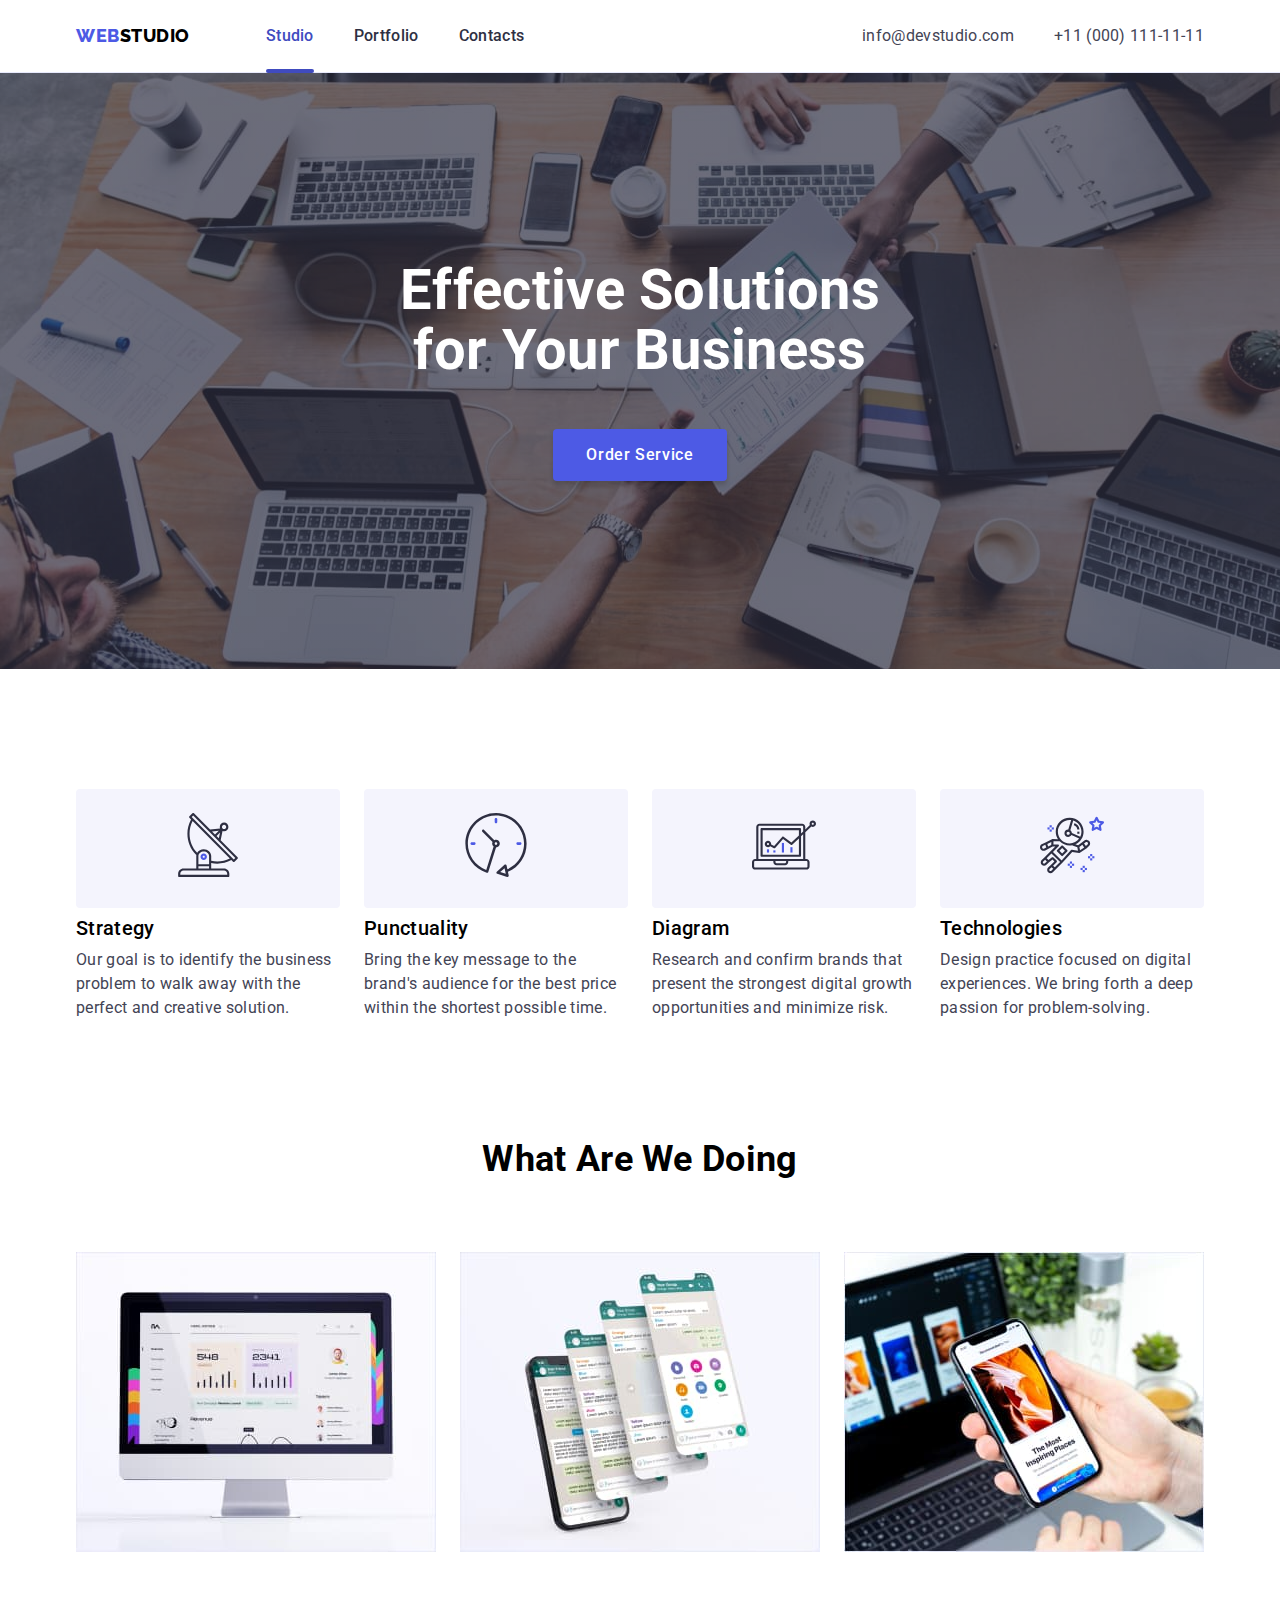
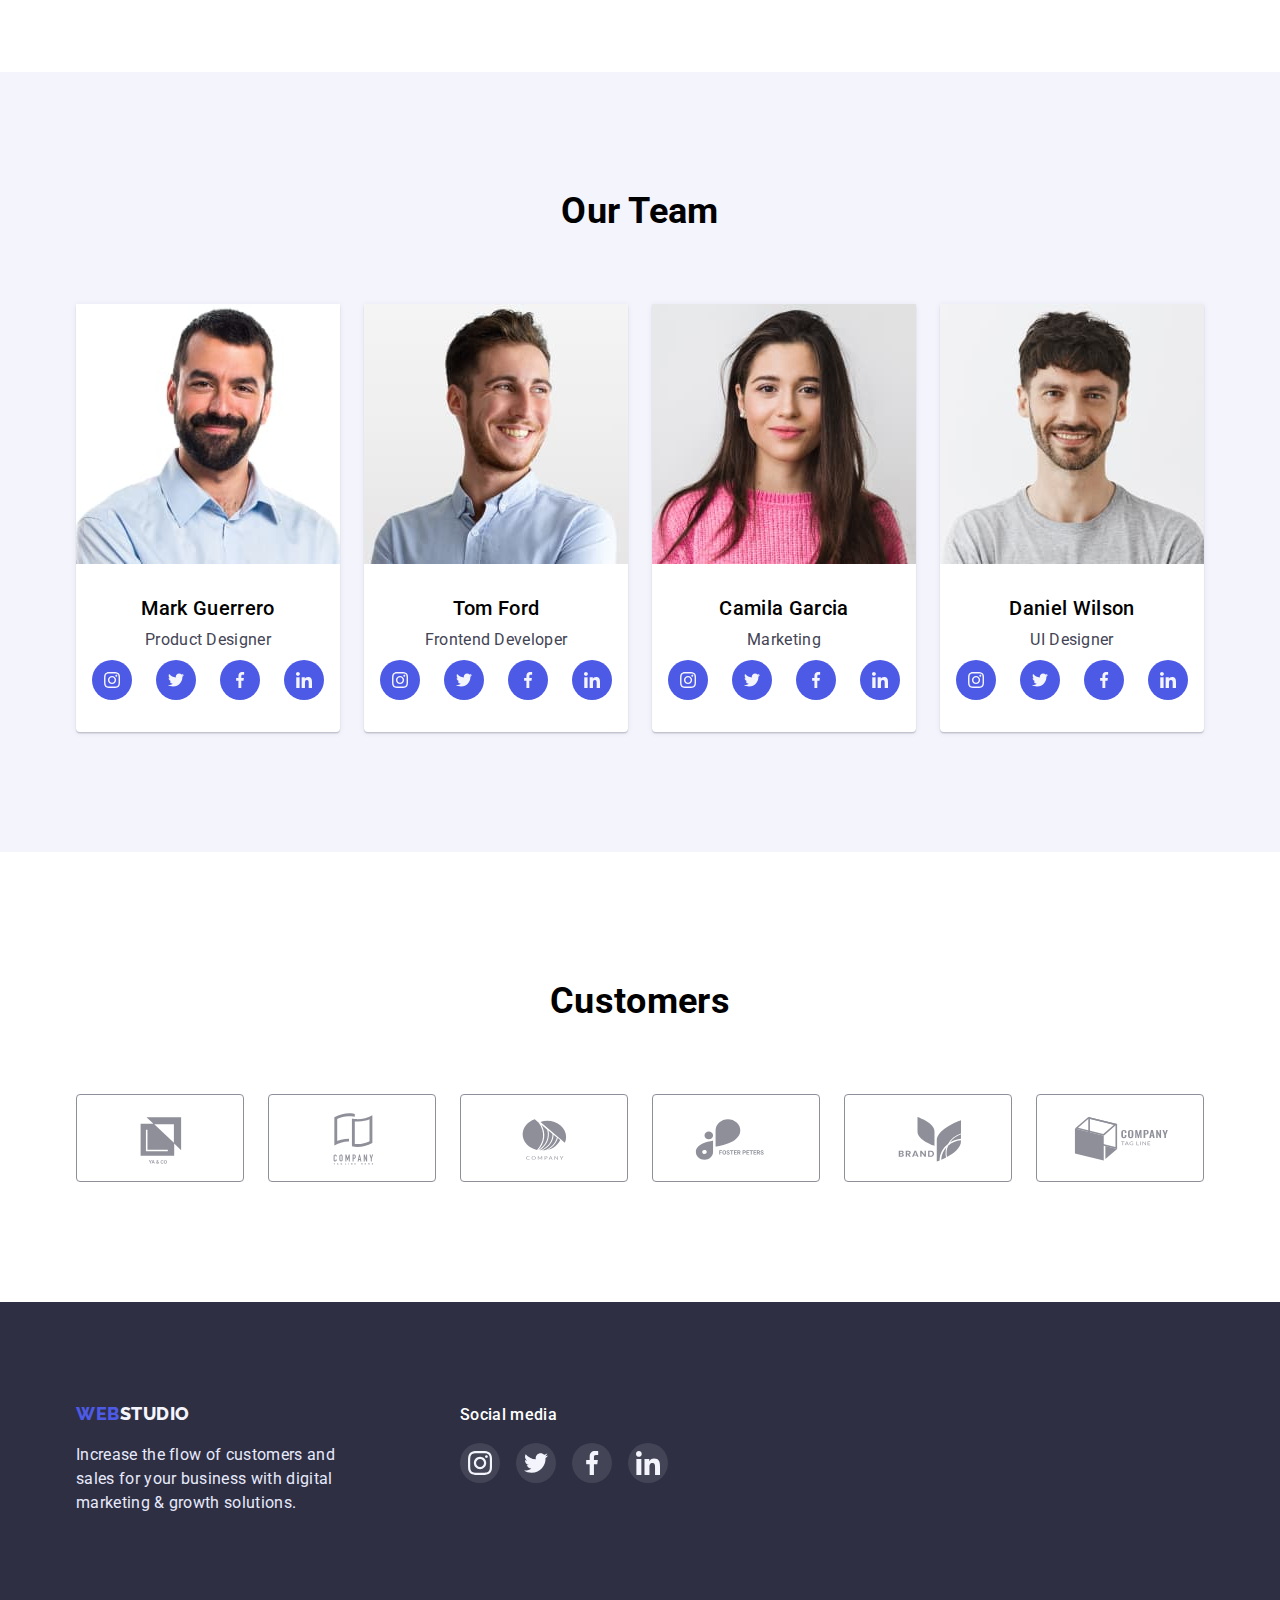
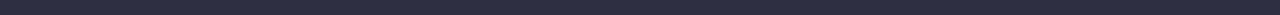
<file: index.html>
<!DOCTYPE html>
<html lang="en">
  <head>
    <meta charset="UTF-8" />
    <meta http-equiv="X-UA-Compatible" content="IE=edge" />
    <meta name="viewport" content="width=device-width, initial-scale=1.0" />
    <title>Document</title>
    <link rel="preconnect" href="https://fonts.googleapis.com" />
    <link rel="preconnect" href="https://fonts.gstatic.com" crossorigin />
    <link
      href="https://fonts.googleapis.com/css2?family=Raleway:wght@800&family=Roboto:wght@400;500;700;900&display=swap"
      rel="stylesheet"
    />
    <link
      rel="stylesheet"
      href="https://cdnjs.cloudflare.com/ajax/libs/modern-normalize/1.0.0/modern-normalize.min.css"
    />
    <link rel="stylesheet" href="./css/styles.css" />
  </head>
  <body>
    <!--Шапка профиля-->
    <header class="page-header">
      <div class="container navigation">
        <nav class="main-navigation">
          <a href="./index.html" class="logo link"
            ><span class="logo-web">Web</span>Studio
          </a>
          <ul class="navigation-list list">
            <li class="navigation-item">
              <a href="./index.html" class="navigation-item-link link studio"
                >Studio</a
              >
            </li>
            <li class="navigation-item">
              <a href="./portfolio.html" class="navigation-item-link link"
                >Portfolio</a
              >
            </li>
            <li class="navigation-item">
              <a href="#" class="navigation-item-link link">Contacts</a>
            </li>
          </ul>
        </nav>

        <address class="address">
          <ul class="address-list list">
            <li class="address-item">
              <a href="mailto:info@devstudio.com" class="address-item-link link"
                >info@devstudio.com</a
              >
            </li>
            <li class="address-item">
              <a href="tel:+110001111111" class="address-item-link link"
                >+11 (000) 111-11-11</a
              >
            </li>
          </ul>
        </address>
      </div>
    </header>

    <main>
      <!--Секция герой-->
      <section class="section hero">
            <h1 class="hero-title">Effective Solutions for Your Business</h1>
            <button type="button" class="hero-btn" data-modal-open>Order Service</button>
      </section>

      <!--Особенности-->
      <section class="section features">
        <div class="container features">
          <h2 class="visually-hidden">Оur Features</h2>
          <ul class="features-list list">
            <li class="features-item">
              <div class="features-item-icon">
                <svg class="icon-antenna" width="64px" height="64px">
                  <use href="./images/icons.svg#icon-antenna"></use>
                </svg>
              </div>
              <h3 class="features-item-title">Strategy</h3>
              <p class="features-item-text">
                Our goal is to identify the business problem to walk away with
                the perfect and creative solution.
              </p>
            </li>
            <li class="features-item">
              <div class="features-item-icon">
                <svg class="icon-clock" width="64px" height="64px">
                  <use href="./images/icons.svg#icon-clock"></use>
                </svg>
              </div> 
              <h3 class="features-item-title">Punctuality</h3>
              <p class="features-item-text">
                Bring the key message to the brand's audience for the best price
                within the shortest possible time.
              </p>
            </li>
            <li class="features-item">
              <div class="features-item-icon">
                <svg class="icon-diagram" width="64px" height="64px">
                  <use href="./images/icons.svg#icon-diagram"></use>
                </svg>
              </div>
              <h3 class="features-item-title">Diagram</h3>
              <p class="features-item-text">
                Research and confirm brands that present the strongest digital
                growth opportunities and minimize risk.
              </p>
            </li>
            <li class="features-item">
              <div class="features-item-icon">
                <svg class="icon-astronaut" width="64px" height="64px"> 
                  <use href="./images/icons.svg#icon-astronaut"></use>
                </svg>
              </div>
              <h3 class="features-item-title">Technologies</h3>
              <p class="features-item-text">
                Design practice focused on digital experiences. We bring forth a
                deep passion for problem-solving.
              </p>
            </li>
          </ul>
        </div>
      </section>

      <!--Чем мы занимаемся-->

      <section class="section work">
        <div class="container work">
          <h2 class="work-title">What are we doing</h2>
          <ul class="work-list list">
            <li class="work-item">
              <img
                class="work-item-image"
                src="./images/data-analysis.jpg"
                alt="The monitor shows a website with data analysis"
                width="360"
              />
            </li>
            <li class="work-item">
              <img
                class="work-item-image"
                src="./images/telegram-group.jpg"
                alt="Duplicated phone display with a group in telegram"
                width="360"
              />
            </li>
            <li class="work-item">
              <img
                class="work-item-image"
                src="./images/application.jpg"
                alt="The phone display shows the most inspiring places"
                width="360"
              />
            </li>
          </ul>
        </div>
      </section>

      <!--Наша команда-->

      <section class="section team">
        <div class="container team">
        <h2 class="team-title">Our Team</h2>
        <ul class="team-list list">
          <li class="team-item">
              <img
                class="team-item-image"
                src="./images/photo1.jpg"
                alt="Mark Guerrero"
                width="264"
            />
            <div class="team-item-block">
              <h3 class="team-item-title">Mark Guerrero</h3>
              <p class="team-item-text">Product Designer</p>          
              <ul class="team-social-list list">
                <li class="team-social-item">
                  <a href="" class="team-social-link link">
                    <svg class="icon-instagram">
                      <use href="./images/icons.svg#icon-instagram"></use>
                    </svg>
                  </a>
                </li>
                <li class="team-social-item">
                  <a href="" class="team-social-link link">
                    <svg class="icon-twitter">
                      <use href="./images/icons.svg#icon-twitter"></use>
                    </svg>
                  </a>
                </li>
                <li class="team-social-item">
                  <a href="" class="team-social-link link">
                    <svg class="icon-facebook">
                      <use href="./images/icons.svg#icon-facebook"></use>
                    </svg>
                  </a>
                </li>
                <li class="team-social-item">
                  <a href="" class="team-social-link link">
                    <svg class="icon-linkedin">
                      <use href="./images/icons.svg#icon-linkedin"></use>
                    </svg>
                  </a>
                </li>
              </ul>
            </div>
          </li>
          <li class="team-item">
            <img
              class="team-item-image"
              src="./images/photo2.jpg"
              alt="Tom Ford"
              width="264"
            />
            <div class="team-item-block">
              <h3 class="team-item-title">Tom Ford</h3>
              <p class="team-item-text">Frontend Developer</p>
              <ul class="team-social-list list">
                <li class="team-social-item">
                  <a href="" class="team-social-link link">
                    <svg class="icon-instagram">
                      <use href="./images/icons.svg#icon-instagram"></use>
                    </svg>
                  </a>
                </li>
                <li class="team-social-item">
                  <a href="" class="team-social-link link">
                    <svg class="icon-twitter">
                      <use href="./images/icons.svg#icon-twitter"></use>
                    </svg>
                  </a>
                </li>
                <li class="team-social-item">
                  <a href="" class="team-social-link link">
                    <svg class="icon-facebook">
                      <use href="./images/icons.svg#icon-facebook"></use>
                    </svg>
                  </a>
                </li>
                <li class="team-social-item">
                  <a href="" class="team-social-link link">
                    <svg class="icon-linkedin">
                      <use href="./images/icons.svg#icon-linkedin"></use>
                    </svg>
                  </a>
                </li>
              </ul>
            </div>
          </li>
          <li class="team-item">
            <img
              class="team-item-image"
              src="./images/photo3.jpg"
              alt="Camila Garcia"
              width="264"
            />
            <div class="team-item-block">
              <h3 class="team-item-title">Camila Garcia</h3>
              <p class="team-item-text">Marketing</p>
              <ul class="team-social-list list">
                <li class="team-social-item">
                  <a href="" class="team-social-link link">
                    <svg class="icon-instagram">
                      <use href="./images/icons.svg#icon-instagram"></use>
                    </svg>
                  </a>
                </li>
                <li class="team-social-item">
                  <a href="" class="team-social-link link">
                    <svg class="icon-twitter">
                      <use href="./images/icons.svg#icon-twitter"></use>
                    </svg>
                  </a>
                </li>
                <li class="team-social-item">
                  <a href="" class="team-social-link link">
                    <svg class="icon-facebook">
                      <use href="./images/icons.svg#icon-facebook"></use>
                    </svg>
                  </a>
                </li>
                <li class="team-social-item">
                  <a href="" class="team-social-link link">
                    <svg class="icon-linkedin">
                      <use href="./images/icons.svg#icon-linkedin"></use>
                    </svg>
                  </a>
                </li>
              </ul>
            </div>
          </li>
          <li class="team-item">
            <img
              class="team-item-image"
              src="./images/photo4.jpg"
              alt="Daniel Wilson"
              width="264"
            />
            <div class="team-item-block">
              <h3 class="team-item-title">Daniel Wilson</h3>
              <p class="team-item-text">UI Designer</p>

              <ul class="team-social-list list">
                <li class="team-social-item">
                  <a href="" class="team-social-link link">
                    <svg class="icon-instagram">
                      <use href="./images/icons.svg#icon-instagram"></use>
                    </svg>
                  </a>
                </li>
                <li class="team-social-item">
                  <a href="" class="team-social-link link">
                    <svg class="icon-twitter">
                      <use href="./images/icons.svg#icon-twitter"></use>
                    </svg>
                  </a>
                </li>
                <li class="team-social-item">
                  <a href="" class="team-social-link link">
                    <svg class="icon-facebook">
                      <use href="./images/icons.svg#icon-facebook"></use>
                    </svg>
                  </a>
                </li>
                <li class="team-social-item">
                  <a href="" class="team-social-link link">
                    <svg class="icon-linkedin">
                      <use href="./images/icons.svg#icon-linkedin"></use>
                    </svg>
                  </a>
                </li>
              </ul>
            </div>
          </li>
        </ul>
      </section>

      <!--Клиенты-->

      <section class="section customers">
        <div class="container customers">

          <h2 class="customers-title">Customers</h2>

          <ul class="customers-logo-list list">
            <li class="customers-logo-item">
              <a href="" class="customers-logo-link link">
                <svg class="icon-customer1">
                  <use href="./images/icons.svg#icon-customer1"></use>
                </svg>
              </a>
            </li>
            <li class="customers-logo-item">
              <a href="" class="customers-logo-link link">
                <svg class="icon-customer2">
                  <use href="./images/icons.svg#icon-customer2"></use>
                </svg>
              </a>
            </li>
            <li class="customers-logo-item">
              <a href="" class="customers-logo-link link">
                <svg class="icon-customer3"> 
                  <use href="./images/icons.svg#icon-customer3"></use>
                </svg>
              </a>
            </li>
            <li class="customers-logo-item">
              <a href="" class="customers-logo-link link">
                <svg class="icon-customer4">
                  <use href="./images/icons.svg#icon-customer4" ></use>
                </svg>
              </a>
            </li>
            <li class="customers-logo-item">
              <a href="" class="customers-logo-link link">
                <svg class="icon-customer5">
                  <use href="./images/icons.svg#icon-customer5"></use>
                </svg>
              </a>
            </li>
            <li class="customers-logo-item">
              <a href="" class="customers-logo-link link">
                <svg class="icon-customer6">
                  <use href="./images/icons.svg#icon-customer6"></use>
                </svg>
              </a>
            </li>
          </ul>
        </div>
      </section>
  
    </main>

    <!--Подвал-->
    <footer class="page-footer">
      <div class="container footer">

        <div class="footer-block">
        <a class="footer-logo logo link" href="./index.html"
          ><span class="logo-web">Web</span>Studio</a>
        <p class="footer-text">
          Increase the flow of customers and sales for your business with digital
          marketing & growth solutions.
        </p>
        </div>

        <div class="footer-block-social">
          <p class="footer-text-social">Social media</p>
          <ul class="footer-social-list list">
            <li class="footer-social-item">
              <a href="" class="footer-social-link link">
                <svg class="icon-instagram">
                  <use href="./images/icons.svg#icon-instagram"></use>
                </svg>
              </a>
            </li>
            <li class="footer-social-item">
              <a href="" class="footer-social-link link">
                <svg class="icon-twitter">
                  <use href="./images/icons.svg#icon-twitter"></use>
                </svg>
              </a>
            </li>
            <li class="footer-social-item">
              <a href="" class="footer-social-link link">
                <svg class="icon-facebook">
                  <use href="./images/icons.svg#icon-facebook"></use>
                </svg>
              </a>
            </li>
            <li class="footer-social-item">
              <a href="" class="footer-social-link link">
                <svg class="icon-linkedin">
                  <use href="./images/icons.svg#icon-linkedin"></use>
                </svg>
              </a>
            </li>
          </ul>
        </div>
      </div>
    </footer>

    <div class="backdrop is-hidden" data-modal>
      <div class="modal">
        <button class="modal-close" type="button" data-modal-close >
        <svg class="modal-image" width="8px" height="8px">
          <use href="./icomoon/modal.svg#icon-Vector"></use>
        </svg>
        </button>
      </div>
    </div>

    <script src="./js/modal.js"></script>

  </body>
</html>
</file>
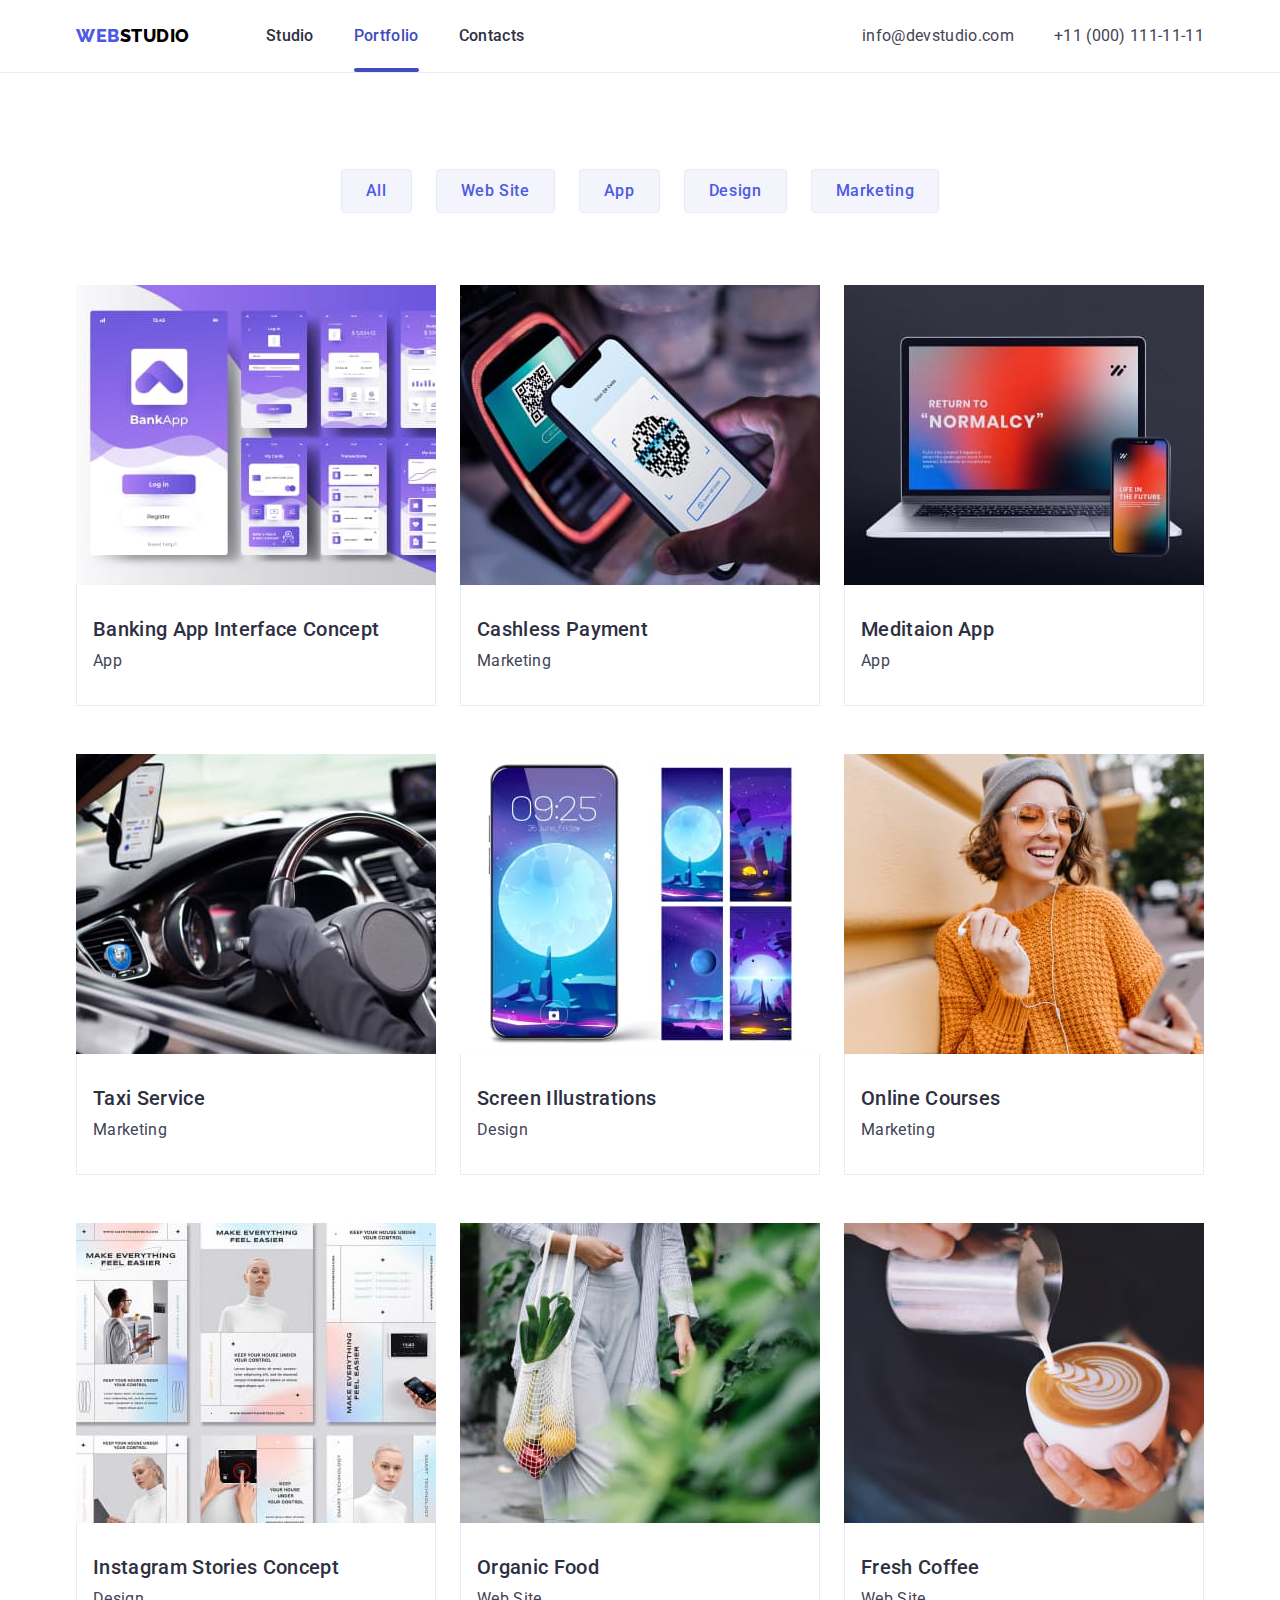
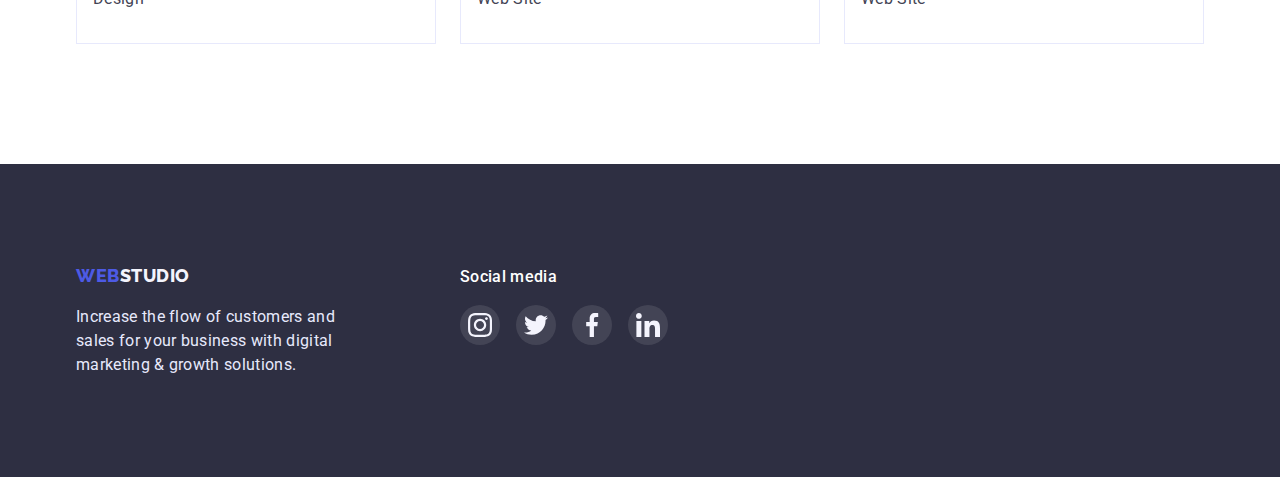
<file: portfolio.html>
<!DOCTYPE html>
<html lang="en">
  <head>
    <meta charset="UTF-8" />
    <meta http-equiv="X-UA-Compatible" content="IE=edge" />
    <meta name="viewport" content="width=device-width, initial-scale=1.0" />
    <title>Document</title>
    <link rel="preconnect" href="https://fonts.googleapis.com" />
    <link rel="preconnect" href="https://fonts.gstatic.com" crossorigin />
    <link
      href="https://fonts.googleapis.com/css2?family=Raleway:wght@800&family=Roboto:wght@400;500;700;900&display=swap"
      rel="stylesheet"
    />
    <link
      rel="stylesheet"
      href="https://cdnjs.cloudflare.com/ajax/libs/modern-normalize/1.0.0/modern-normalize.min.css"
    />
    <link rel="stylesheet" href="./css/styles.css" />
  </head>
  <body>
    <!--Шапка профиля-->
    <header class="page-header">
      <div class="container navigation">
        <nav class="main-navigation">
          <a href="./index.html" class="logo link"
            ><span class="logo-web">Web</span>Studio
          </a>
          <ul class="navigation-list list">
            <li class="navigation-item">
              <a href="./index.html" class="navigation-item-link link"
                >Studio</a
              >
            </li>
            <li class="navigation-item">
              <a
                href="./portfolio.html"
                class="navigation-item-link link portfolio"
                >Portfolio</a
              >
            </li>
            <li class="navigation-item">
              <a href="#" class="navigation-item-link link">Contacts</a>
            </li>
          </ul>
        </nav>

        <address class="address">
          <ul class="address-list list">
            <li class="address-item">
              <a href="mailto:info@devstudio.com" class="address-item-link link"
                >info@devstudio.com</a
              >
            </li>
            <li class="address-item">
              <a href="tel:+110001111111" class="address-item-link link"
                >+11 (000) 111-11-11</a
              >
            </li>
          </ul>
        </address>
      </div>
    </header>

    <!--Main-->

    <main>
      <!--Секция фильтры-->
      <section class="section filters">
        <div class="container menu">
          <h1 class="visually-hidden">Filtres</h1>

          <!--Кнопки фильтры-->
          <ul class="filters-list list">
            <li class="filters-item">
              <button class="filters-item-btn" type="button">All</button>
            </li>
            <li class="filters-item">
              <button class="filters-item-btn" type="button">Web Site</button>
            </li>
            <li class="filters-item">
              <button class="filters-item-btn" type="button">App</button>
            </li>
            <li class="filters-item">
              <button class="filters-item-btn" type="button">Design</button>
            </li>
            <li class="filters-item">
              <button class="filters-item-btn" type="button">Marketing</button>
            </li>
          </ul>

          <!--Карточки Портфолио-->
          <ul class="card-list list">
            <li class="card-item">
              <a href="" class="card-link link">
                <div class="card-wrapper">
                  <img
                    class="card-item-image"
                    src="./images/image1.jpg"
                    alt="Banking App Interface Concept"
                    width="360"
                  />
                  <p class="card-text-overflow">
                    14 Stylish and User-Friendly App Design Concepts · Task
                    Manager App · Calorie Tracker App · Exotic Fruit Ecommerce
                    App · Cloud Storage App
                  </p>
                </div>
                <div class="card-item-block">
                  <h2 class="card-item-title">Banking App Interface Concept</h2>
                  <p class="card-item-text">App</p>
                </div>
              </a>
            </li>
            <li class="card-item">
              <a href="" class="card-link link">
                <div class="card-wrapper">
                  <img
                    class="card-item-image"
                    src="./images/image2.jpg"
                    alt="Cashless Payment"
                    width="360"
                  />
                  <p class="card-text-overflow">
                    14 Stylish and User-Friendly App Design Concepts · Task
                    Manager App · Calorie Tracker App · Exotic Fruit Ecommerce
                    App · Cloud Storage App
                  </p>
                </div>
                <div class="card-item-block">
                  <h2 class="card-item-title">Cashless Payment</h2>
                  <p class="card-item-text">Marketing</p>
                </div>
              </a>
            </li>
            <li class="card-item">
              <a href="" class="card-link link">
                <div class="card-wrapper">
                  <img
                    class="card-item-image"
                    src="./images/image3.jpg"
                    alt="Meditaion App"
                    width="360"
                  />
                  <p class="card-text-overflow">
                    14 Stylish and User-Friendly App Design Concepts · Task
                    Manager App · Calorie Tracker App · Exotic Fruit Ecommerce
                    App · Cloud Storage App
                  </p>
                </div>
                <div class="card-item-block">
                  <h2 class="card-item-title">Meditaion App</h2>
                  <p class="card-item-text">App</p>
                </div>
              </a>
            </li>
            <li class="card-item">
              <a href="" class="card-link link">
                <div class="card-wrapper">
                  <img
                    class="card-item-image"
                    src="./images/image4.jpg"
                    alt="Taxi Service"
                    width="360"
                  />
                  <p class="card-text-overflow">
                    14 Stylish and User-Friendly App Design Concepts · Task
                    Manager App · Calorie Tracker App · Exotic Fruit Ecommerce
                    App · Cloud Storage App
                  </p>
                </div>
                <div class="card-item-block">
                  <h2 class="card-item-title">Taxi Service</h2>
                  <p class="card-item-text">Marketing</p>
                </div>
              </a>
            </li>
            <li class="card-item">
              <a href="" class="card-link link">
                <div class="card-wrapper">
                  <img
                    class="card-item-image"
                    src="./images/image5.jpg"
                    alt="Screen Illustrations"
                    width="360"
                  />
                  <p class="card-text-overflow">
                    14 Stylish and User-Friendly App Design Concepts · Task
                    Manager App · Calorie Tracker App · Exotic Fruit Ecommerce
                    App · Cloud Storage App
                  </p>
                </div>
                <div class="card-item-block">
                  <h2 class="card-item-title">Screen Illustrations</h2>
                  <p class="card-item-text">Design</p>
                </div>
              </a>
            </li>
            <li class="card-item">
              <a href="" class="card-link link">
                <div class="card-wrapper">
                  <img
                    class="card-item-image"
                    src="./images/image6.jpg"
                    alt="Online Courses"
                    width="360"
                  />
                  <p class="card-text-overflow">
                    14 Stylish and User-Friendly App Design Concepts · Task
                    Manager App · Calorie Tracker App · Exotic Fruit Ecommerce
                    App · Cloud Storage App
                  </p>
                </div>
                <div class="card-item-block">
                  <h2 class="card-item-title">Online Courses</h2>
                  <p class="card-item-text">Marketing</p>
                </div>
              </a>
            </li>
            <li class="card-item">
              <a href="" class="card-link link">
                <div class="card-wrapper">
                  <img
                    class="card-item-image"
                    src="images/image7.jpg"
                    alt="Instagram Stories Concept"
                    width="360"
                  />
                  <p class="card-text-overflow">
                    14 Stylish and User-Friendly App Design Concepts · Task
                    Manager App · Calorie Tracker App · Exotic Fruit Ecommerce
                    App · Cloud Storage App
                  </p>
                </div>
                <div class="card-item-block">
                  <h2 class="card-item-title">Instagram Stories Concept</h2>
                  <p class="card-item-text">Design</p>
                </div>
              </a>
            </li>
            <li class="card-item">
              <a href="" class="card-link link">
                <div class="card-wrapper">
                  <img
                    class="card-item-image"
                    src="./images/image8.jpg"
                    alt="Organic Food"
                    width="360"
                  />
                  <p class="card-text-overflow">
                    14 Stylish and User-Friendly App Design Concepts · Task
                    Manager App · Calorie Tracker App · Exotic Fruit Ecommerce
                    App · Cloud Storage App
                  </p>
                </div>
                <div class="card-item-block">
                  <h2 class="card-item-title">Organic Food</h2>
                  <p class="card-item-text">Web Site</p>
                </div>
              </a>
            </li>
            <li class="card-item">
              <a href="" class="card-link link">
                <div class="card-wrapper">
                  <img
                    class="card-item-image"
                    src="./images/image9.jpg"
                    alt="Fresh Coffee"
                    width="360"
                  />
                  <p class="card-text-overflow">
                    14 Stylish and User-Friendly App Design Concepts · Task
                    Manager App · Calorie Tracker App · Exotic Fruit Ecommerce
                    App · Cloud Storage App
                  </p>
                </div>
                <div class="card-item-block">
                  <h2 class="card-item-title">Fresh Coffee</h2>
                  <p class="card-item-text">Web Site</p>
                </div>
              </a>
            </li>
          </ul>
        </div>
      </section>
    </main>

    <!--Подвал-->
    <footer class="page-footer">
      <div class="container footer">
        <div class="footer-block">
          <a class="footer-logo logo link" href="./index.html"
            ><span class="logo-web">Web</span>Studio</a
          >
          <p class="footer-text">
            Increase the flow of customers and sales for your business with
            digital marketing & growth solutions.
          </p>
        </div>

        <div class="footer-block-social">
          <p class="footer-text-social">Social media</p>
          <ul class="footer-social-list list">
            <li class="footer-social-item">
              <a href="" class="footer-social-link link">
                <svg class="icon-instagram">
                  <use href="./images/icons.svg#icon-instagram"></use>
                </svg>
              </a>
            </li>
            <li class="footer-social-item">
              <a href="" class="footer-social-link link">
                <svg class="icon-twitter">
                  <use href="./images/icons.svg#icon-twitter"></use>
                </svg>
              </a>
            </li>
            <li class="footer-social-item">
              <a href="" class="footer-social-link link">
                <svg class="icon-facebook">
                  <use href="./images/icons.svg#icon-facebook"></use>
                </svg>
              </a>
            </li>
            <li class="footer-social-item">
              <a href="" class="footer-social-link link">
                <svg class="icon-linkedin">
                  <use href="./images/icons.svg#icon-linkedin"></use>
                </svg>
              </a>
            </li>
          </ul>
        </div>
      </div>
    </footer>
  </body>
</html>
</file>
<file: css/styles.css>
/*Глобальный сброс стилей*/

h1,
h2,
h3,
h4,
p {
  margin-top: 0;
  margin-bottom: 0;
}

ul,
ol {
  margin-top: 0;
  margin-bottom: 0;
  padding-left: 0;
}

img {
  display: block;
}

/*Переменные*/

:root {
  --main-text-bcg-color: #2e2f42;
  --secondary-text-color: #434455;
  --accent-color: #4d5ae5;
  --main-background-color: #2e2f42;
  --white-text-color: #ffffff;
  --white-background-color: #ffffff;
  --white-footer-logo-icons: #f4f4fd;
  --secondary-white-background-color: #f4f4fd;
  --footer-text-color: #e7e9fc;
  --portfolio-border-btn-color: #e7e9fc;
  --filters-background-btn-icons-hover: #404bbf;
  --cubic-bezier: cubic-bezier(0.4, 0, 0.2, 1);
  --transition-duration: 250ms;
}

body {
  font-family: "Roboto", sans-serif;
  font-size: 16px;
  letter-spacing: 0.02em;
  line-height: 1.5;
  color: var(--main-text-color);
}

.link {
  text-decoration: none;
}

.list {
  list-style: none;
}

.section {
  padding-bottom: 120px;
}
.container {
  width: 1158px;
  padding-left: 15px;
  padding-right: 15px;
  margin-left: auto;
  margin-right: auto;
}

/*Шапка*/

.page-header {
  border-bottom: 1px solid #e7e9fc;
}

.navigation {
  display: flex;
  align-items: center;
}

.main-navigation {
  display: flex;
  align-items: center;
}

.logo {
  margin-right: 76px;
  padding-top: 24px;
  padding-bottom: 24px;
  font-family: "Raleway", sans-serif;
  font-weight: 800;
  font-size: 18px;
  line-height: 1.33;
  letter-spacing: 0.03em;
  text-transform: uppercase;
  color: inherit;
}

.logo-web {
  color: var(--accent-color);
}

.navigation-list {
  display: flex;
  gap: 40px;
}

.navigation-item-link {
  display: block;
  padding-top: 24px;
  padding-bottom: 24px;
  color: var(--main-text-bcg-color);
  font-weight: 500;
  transition: color var(--transition-duration) var(--cubic-bezier);
}

.studio {
  position: relative;
  color: var(--filters-background-btn-icons-hover);
}

.studio::after {
  position: absolute;
  content: "";
  left: 0;
  bottom: -1px;

  width: 100%;
  height: 4px;

  background-color: #404bbf;
  border-radius: 2px;
}

.portfolio {
  position: relative;
  color: var(--filters-background-btn-icons-hover);
}

.portfolio::after {
  position: absolute;
  content: "";
  left: 0;
  bottom: 0;

  width: 100%;
  height: 4px;

  background-color: var(--filters-background-btn-icons-hover);
  border-radius: 2px;
}

.navigation-item-link:active {
  color: var(--accent-color);
}

.address {
  margin-left: auto;
}

.address-list {
  display: flex;
  gap: 40px;
}

.address-item-link {
  transition-property: color var(--transition-duration) var(--cubic-bezier);

  font-style: normal;
  color: var(--secondary-text-color);
}

.address-item-link:hover,
.address-item-link:focus {
  color: var(--accent-color);
}

/*Страница Студия*/

/*Секция герой*/

.hero {
  margin: 0 auto;
  padding-top: 188px;
  padding-bottom: 188px;
  background-color: var(--main-text-bcg-color);
  background-image: linear-gradient(
      rgba(46, 47, 66, 0.7),
      rgba(46, 47, 66, 0.7)
    ),
    url(../images/hero-image.jpg);
  height: 100%;
  max-width: 1440px;
  text-align: center;
  color: var(--white-text-color);
}

.hero-title {
  max-width: 494px;
  margin-bottom: 48px;
  margin-right: auto;
  margin-left: auto;

  font-weight: 700;
  font-size: 56px;
  line-height: 1.07;
}

.hero-btn {
  transition: background-color var(--transition-duration) var(--cubic-bezier),
    box-shadow 250ms var(--cubic-bezier);

  padding: 16px 32px;

  font-family: inherit;
  font-size: 16px;
  font-weight: 500;
  letter-spacing: 0.04em;
  color: var(--white-text-color);
  background: var(--accent-color);
  box-shadow: 0px 4px 4px rgba(0, 0, 0, 0.15);
  border-radius: 4px;
  border: 1px solid transparent;
  cursor: pointer;
}

.hero-btn:hover,
.hero-btn:focus {
  background-color: var(--filters-background-btn-icons-hover);
  box-shadow: 0px 4px 4px rgba(0, 0, 0, 0.15);
  border-radius: 4px;
}

/*Особенности*/
.section.features {
  padding-top: 120px;
}

.visually-hidden {
  position: absolute;
  white-space: nowrap;
  width: 1px;
  height: 1px;
  overflow: hidden;
  border: 0;
  padding: 0;
  clip: rect(0 0 0 0);
  clip-path: inset(50%);
  margin: -1px;
}

.features-list {
  display: flex;
}

.features-item:not(:last-child) {
  margin-right: 24px;
}

.features-item-icon {
  padding: 24px 100px;
  background: #f4f4fd;
  border-radius: 4px;
  margin-bottom: 8px;
}

.features-item-title {
  margin-bottom: 8px;

  font-weight: 500;
  font-size: 20px;
  line-height: 1.2;
}

.features-item-text {
  color: var(--secondary-text-color);
}

/*Чем мы занимаемся*/

.work-title {
  margin-bottom: 72px;

  font-weight: 700;
  font-size: 36px;
  line-height: 1.11;
  text-transform: capitalize;
  text-align: center;
}

.work-list {
  display: flex;
  gap: 24px;
  flex-basis: calc((100% - 24px * 2) / 3);
}

.work-item-image {
  max-width: 100%;
  height: auto;
}

/*Наша команда*/

.section.team {
  padding-top: 120px;
  background: var(--secondary-white-background-color);
}

.team-title {
  margin-bottom: 72px;

  font-weight: 700;
  font-size: 36px;
  line-height: 1.11;
  text-transform: capitalize;
  text-align: center;
}

.team-list {
  display: flex;
  gap: 24px;
}

.team-item {
  max-width: 264px;
  flex-basis: calc((100% - 24px * 3) / 4);
  background: var(--white-background-color);
  box-shadow: 0px 1px 6px rgba(46, 47, 66, 0.08),
    0px 1px 1px rgba(46, 47, 66, 0.16), 0px 2px 1px rgba(46, 47, 66, 0.08);
  border-radius: 0px 0px 4px 4px;
}

.team-item-image {
  max-width: 100%;
  height: auto;
}

.team-item-block {
  padding: 32px 16px;
  text-align: center;
}

.team-item-title {
  margin-bottom: 8px;

  font-weight: 500;
  font-size: 20px;
  line-height: 1.2;
}

.team-item-text {
  margin-bottom: 8px;

  color: var(--secondary-text-color);
}

.team-social-list {
  display: flex;
  justify-content: center;
  gap: 24px;
}

.team-social-item {
  width: 40px;
  height: 40px;
  flex-basis: calc(100% - 24px * 3) / 4;
}

.team-social-link {
  padding: 12px;
  display: flex;
  justify-content: center;
  align-items: center;
  border-radius: 50%;
  width: 100%;
  height: 100%;

  color: var(--white-footer-logo-icons);
  fill: currentColor;
  background: var(--accent-color);

  transition: background-color var(--transition-duration) var(--cubic-bezier);
}

.team-social-link:hover,
.team-social-link:focus {
  background-color: var(--filters-background-btn-icons-hover);
}

/* Customers*/

.section.customers {
  padding-top: 130px;
}

.customers-title {
  margin-bottom: 72px;

  font-size: 36px;
  line-height: 1.11;
  text-align: center;
  text-transform: capitalize;
}

.customers-logo-list {
  display: flex;
  justify-content: center;
  gap: 24px;
}

.customers-logo-item {
  width: 168px;
  height: 88px;
  flex-basis: calc((100% - 24px * 5) / 6);
}

.customers-logo-link {
  padding: 16px 32px;
  display: flex;
  justify-content: center;
  align-items: center;
  width: 100%;
  height: 100%;

  color: #8e8f99;
  fill: currentColor;
  border: 1px solid #8e8f99;
  border-radius: 4px;

  transition: color var(--transition-duration) var(--cubic-bezier),
    border 250ms var(--cubic-bezier);
}

.customers-logo-link:hover,
.customers-logo-link:focus {
  color: #404bbf;
  border: 1px solid #404bbf;
}

/*Страница Портфолио*/

.section.filters {
  padding-top: 96px;
  padding-bottom: 120px;
}

.filters-list {
  margin-bottom: 72px;
  display: flex;
  justify-content: center;
  gap: 24px;
}

.filters-item-btn {
  padding: 12px 24px;

  font-family: inherit;
  font-size: 16px;
  font-weight: 500;
  letter-spacing: 0.04em;
  color: var(--accent-color);
  background: var(--secondary-white-background-color);
  border: 1px solid var(--portfolio-border-btn-color);
  border-radius: 4px;
  cursor: pointer;

  transition: color var(--transition-duration) var(--cubic-bezier),
    background-color var(--transition-duration) var(--cubic-bezier),
    box-shadow var(--transition-duration) var(--cubic-bezier),
    border 250ms var(--cubic-bezier);
}

.filters-item-btn:hover,
.filters-item-btn:focus {
  color: var(--white-text-color);
  background-color: var(--filters-background-btn-icons-hover);
  box-shadow: 0px 3px 1px rgba(0, 0, 0, 0.1), 0px 2px 1px rgba(0, 0, 0, 0.08),
    0px 2px 2px rgba(0, 0, 0, 0.12);
  border: 1px solid transparent;
}

.card-list {
  display: flex;
  flex-wrap: wrap;
  row-gap: 48px;
  column-gap: 24px;
}

.card-item {
  flex-basis: calc((100% - 24px * 2) / 3);
}

.card-item:hover .card-text-overflow,
.card-item:focus .card-text-overflow {
  transform: translateY(0);
}

.card-link {
  display: block;
  transition: box-shadow var(--transition-duration) var(--cubic-bezier);
}

.card-link:hover,
.card-link:focus {
  box-shadow: 0px 1px 6px rgba(46, 47, 66, 0.08),
    0px 1px 1px rgba(46, 47, 66, 0.16), 0px 2px 1px rgba(46, 47, 66, 0.08);
}

.card-item-image {
  max-width: 100%;
  height: auto;
}

.card-wrapper {
  position: relative;
  overflow: hidden;
}

.card-text-overflow {
  position: absolute;
  top: 0;

  padding: 40px 32px;
  height: 100%;

  font-size: 16px;
  line-height: 1.5;
  color: #f4f4fd;
  background: #4d5ae5;

  transform: translateY(100%);
  transition: transform var(--transition-duration) cubic-bezier(0.4, 0, 0.2, 1);
  overflow: auto;
}

.card-item-block {
  padding: 32px 16px;

  border-bottom: 1px solid #e7e9fc;
  border-left: 1px solid #e7e9fc;
  border-right: 1px solid #e7e9fc;
}

.card-item-title {
  padding-bottom: 8px;

  font-weight: 500;
  font-size: 20px;
  line-height: 1.2;
  color: #2e2f42;
}

.card-item-text {
  color: #434455;
}

/*Подвал*/

.page-footer {
  background: var(--main-background-color);
  padding-top: 100px;
  padding-bottom: 100px;
}

.footer {
  display: flex;
  align-items: baseline;
}

.footer-block {
  width: 264px;
  margin-right: 120px;
}

.footer-logo {
  color: var(--white-footer-logo-icons);
}

.footer-text {
  margin-top: 16px;
  color: var(--footer-text-color);
}

.footer-block-social {
  justify-content: start;
}

.footer-text-social {
  margin-bottom: 16px;

  font-weight: 500;
  font-size: 16px;
  line-height: 1.5;
  color: #ffffff;
}

.footer-social-list {
  display: flex;
  justify-content: center;
  align-items: center;
  gap: 16px;
}

.footer-social-item {
  width: 40px;
  height: 40px;
  flex-basis: calc((100% - 16px * 3) / 4);
}

.footer-social-link {
  padding: 8px;
  display: flex;
  width: 100%;
  height: 100%;

  color: #f4f4fd;
  fill: currentColor;
  background: rgba(255, 255, 255, 0.1);
  border-radius: 50%;
  transition: background-color var(--transition-duration) var(--cubic-bezier);
}

.footer-social-link:hover,
.footer-social-link:focus {
  background-color: #31d0aa;
}

/*Модальное окно*/

.backdrop {
  position: fixed;
  top: 0;
  width: 100%;
  height: 100%;
  background-color: rgba(46, 47, 66, 0.4);
  transition: opacity var(--transition-duration) var(--cubic-bezier),
    visibility var(--transition-duration) var(--cubic-bezier);
}

.is-hidden {
  opacity: 0;
  visibility: hidden;
  pointer-events: none;
}

.modal {
  position: absolute;
  top: 50%;
  left: 50%;
  transform: translate(-50%, -50%) scaleY(1);
  width: 408px;
  height: 576px;

  background: #fcfcfc;
  box-shadow: 0px 1px 1px rgba(0, 0, 0, 0.14), 0px 1px 3px rgba(0, 0, 0, 0.12);
  border-radius: 4px;
  border: transparent;
  transition: transform var(--transition-duration) var(--cubic-bezier);
}

.backdrop.is-hidden .modal {
  transform: translate(-50%, -50%) scaleY(0);
}

.modal-close {
  display: flex;
  padding: 8px;
  justify-items: center;
  align-items: center;
  width: 24px;
  height: 24px;
  margin-left: auto;
  margin-top: 24px;
  margin-right: 24px;

  color: #000000;
  background-color: #e7e9fc;
  border: 1px solid rgba(0, 0, 0, 0.1);
  border-radius: 50%;
  transition: color var(--transition-duration) var(--cubic-bezier),
    background-color var(--transition-duration) var(--cubic-bezier);
}

.modal-image {
  fill: currentColor;
}

.modal-close:hover,
.modal-close:focus {
  color: #ffffff;
  background-color: #404bbf;
  cursor: pointer;
}
</file>
